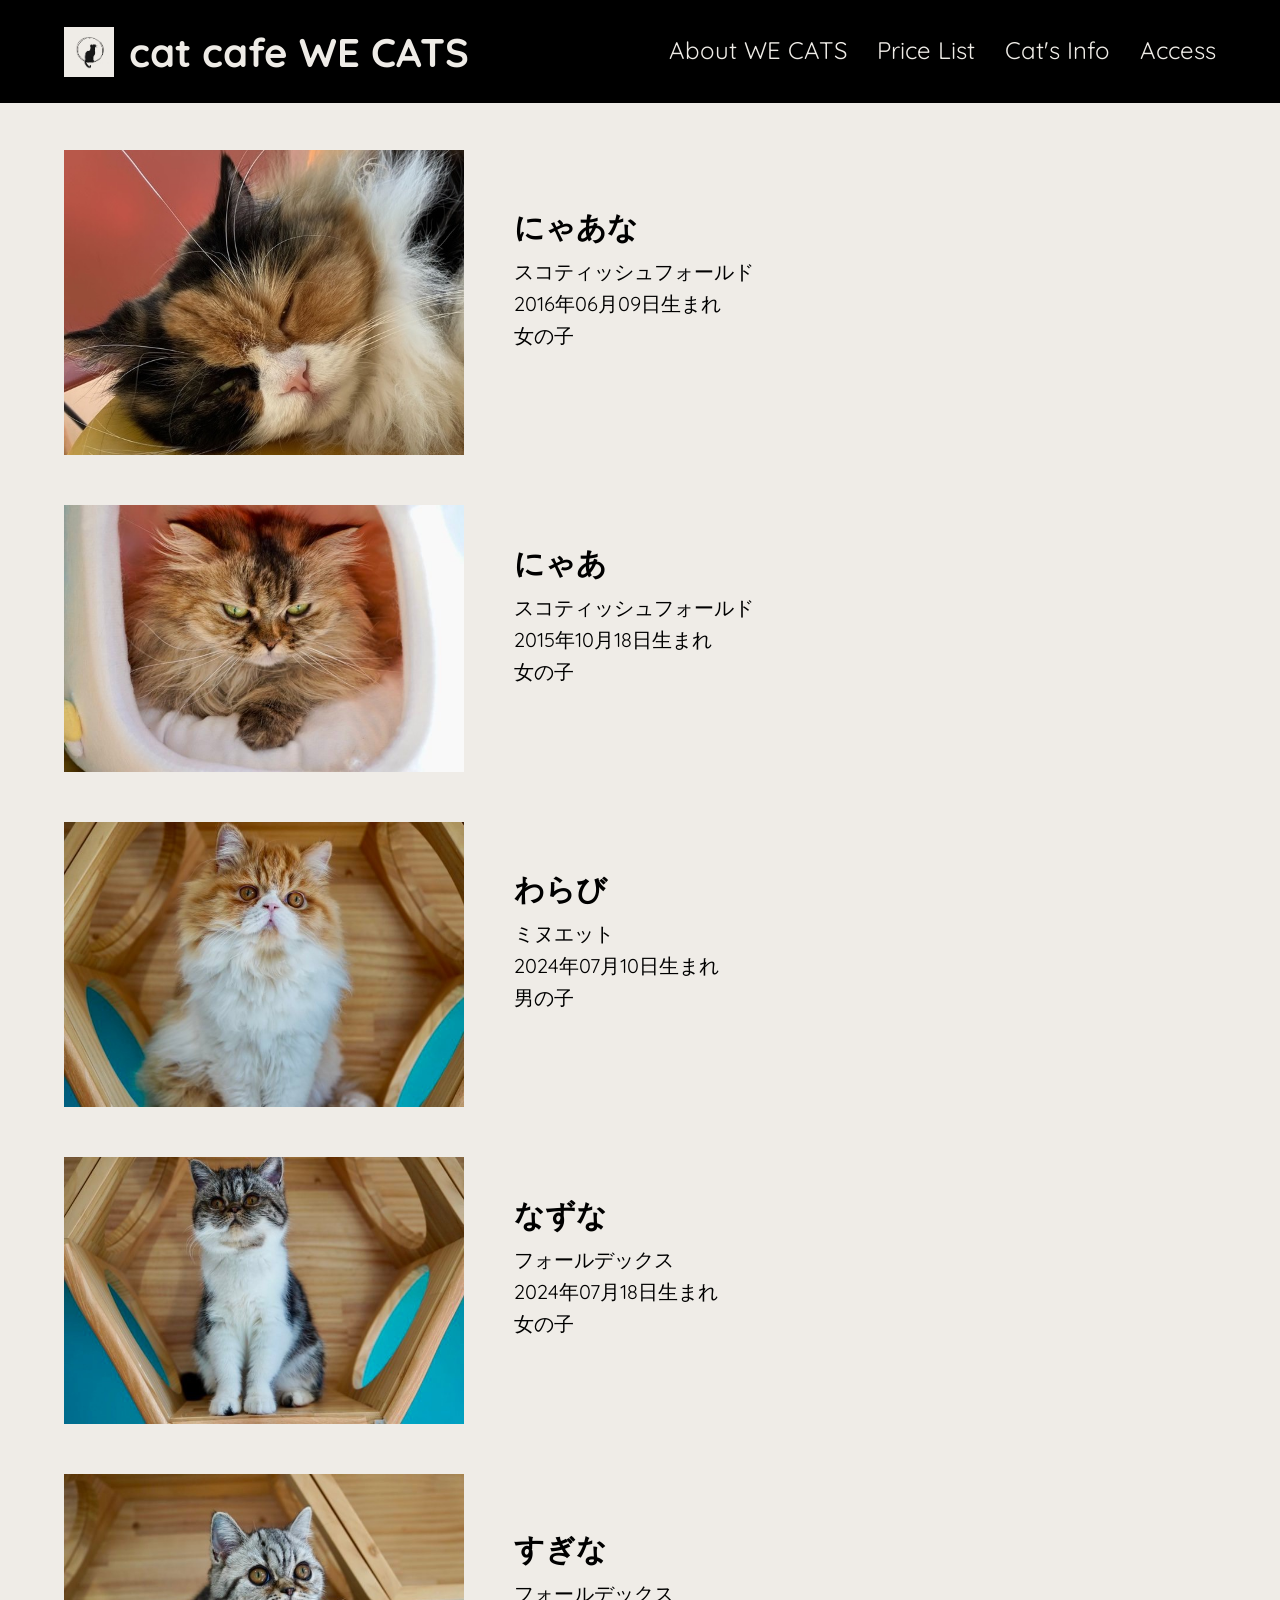
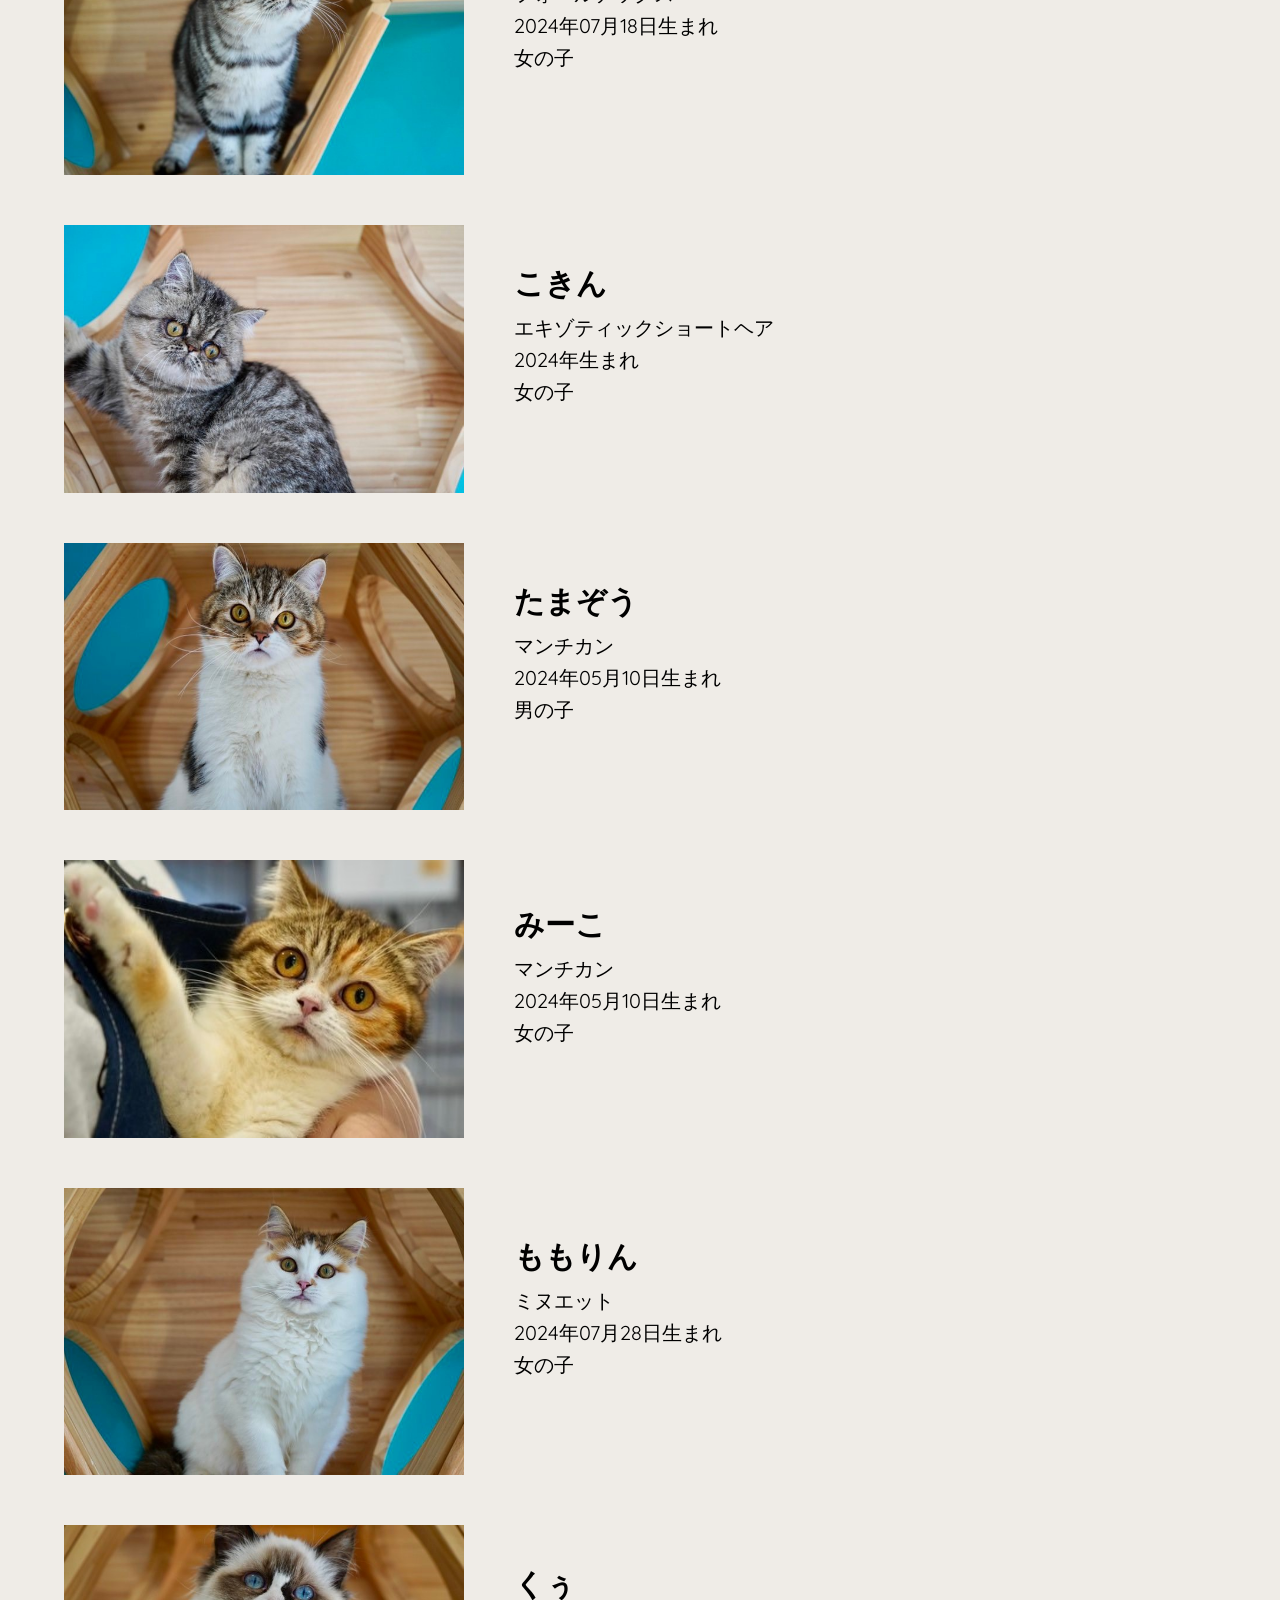
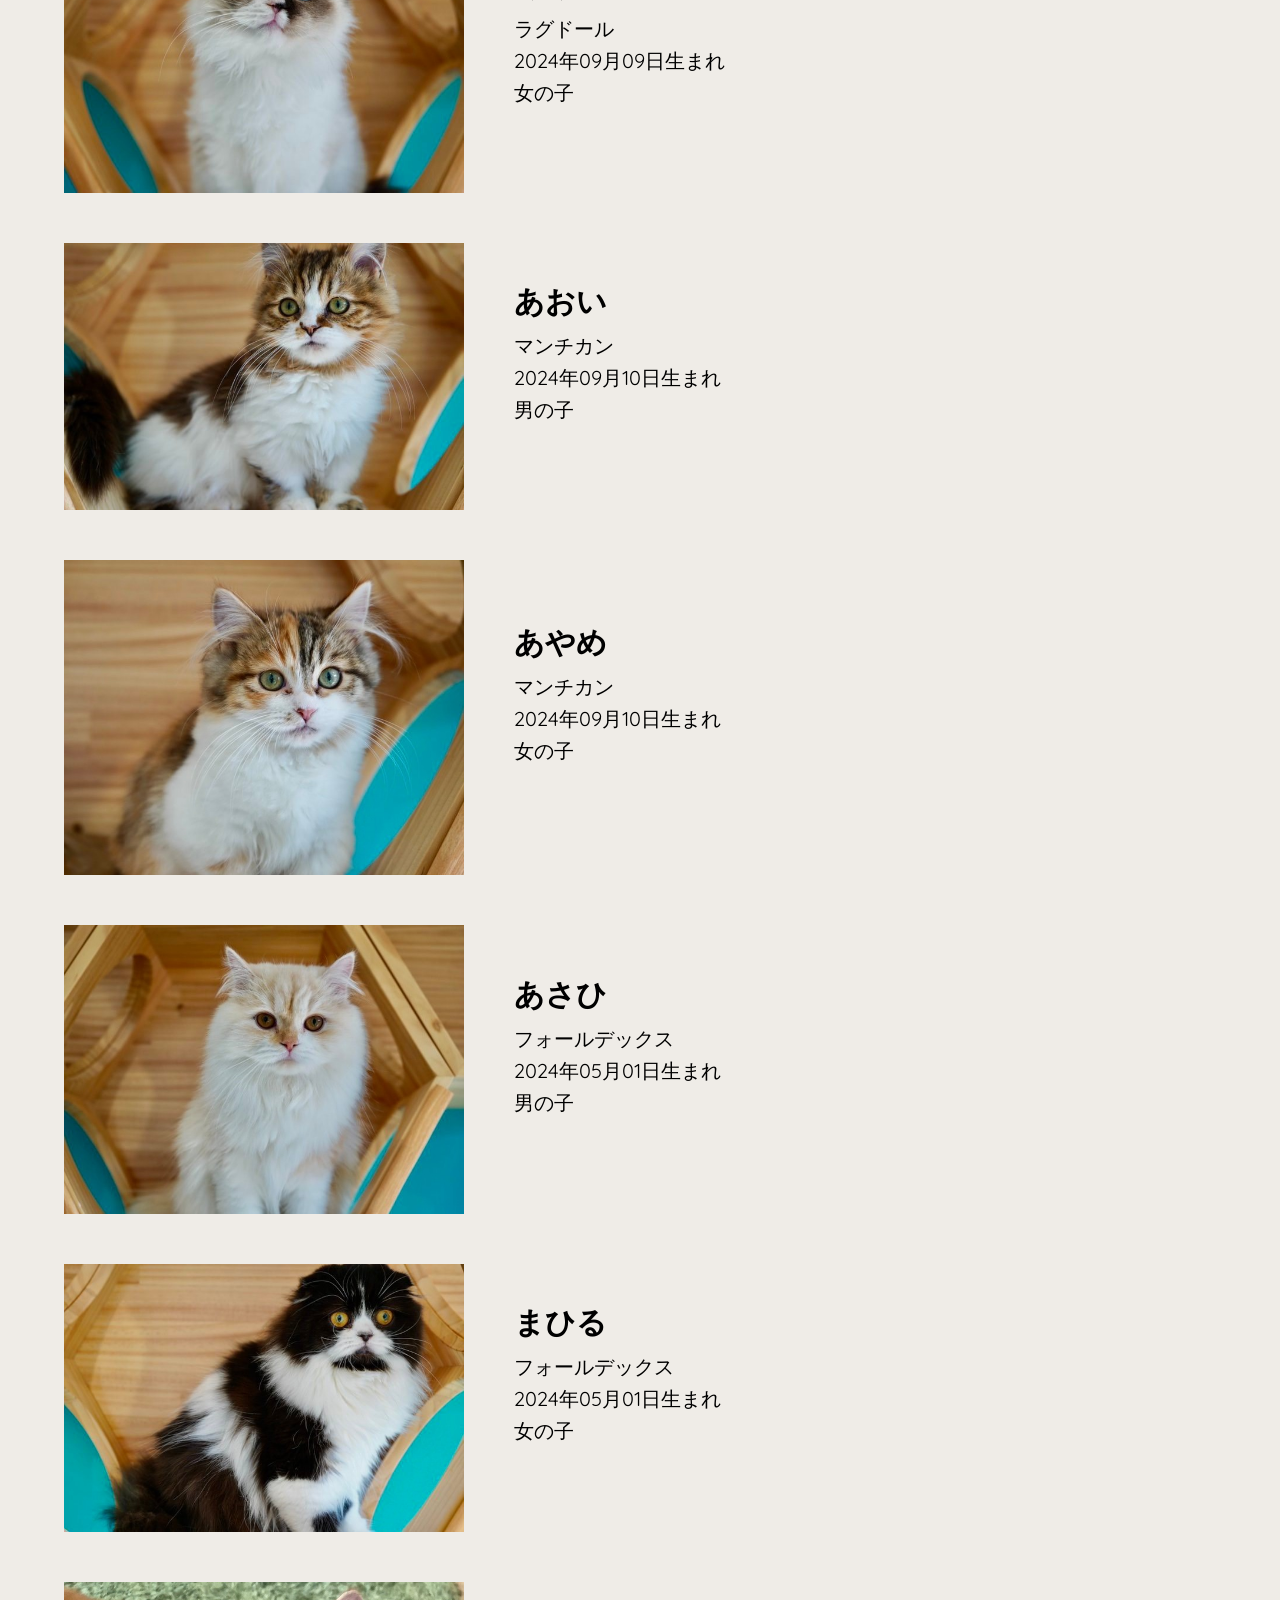
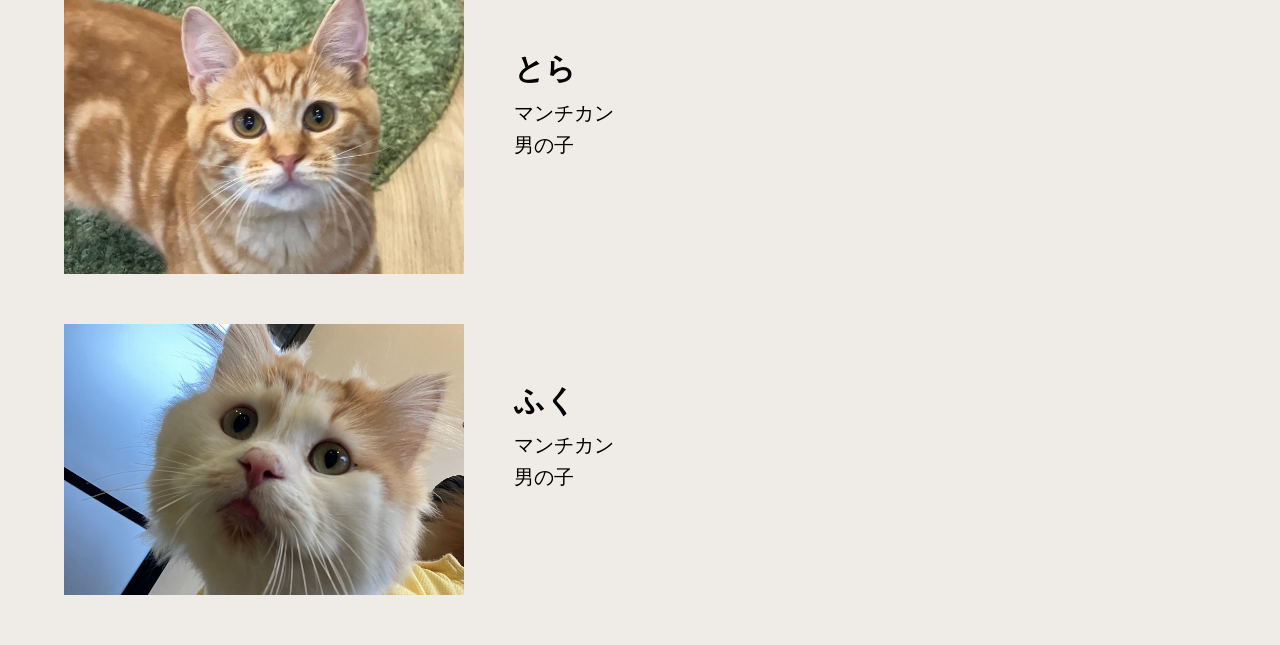
<file: cat_info.html>
<!DOCTYPE html>
<html lang="ja">
<head>
    <link rel="icon" href="img/favicon.ico">
    <link rel="stylesheet" href="css/cat-info.css">
    <meta charset="UTF-8">
    <meta name="viewport" content="width=device-width, initial-scale=1.0">
    <title>cat cafe WE CATS</title>
</head>
<body>
    <header>
        <div class="container">
            <div class="header-content">
                <h1>
                    <img src="img/logo.png" alt="ロゴ" class="logo">
                    cat cafe WE CATS
                </h1>
                <nav>
                    <ul>
                        <li><a href="index.html#about">About WE CATS</a></li>
                        <li><a href="index.html#price">Price List</a></li>
                        <li><a href="index.html#cat">Cat's Info</a></li>
                        <li><a href="index.html#access">Access</a></li>
                    </ul>
                </nav>
            </div>
        </div>
    </header>
    <div class="main-container">
        <div class="cat-profile" id="cat1">
            <img src="img/cat_nyaana.jpg" alt="にゃあな" class="cat-photo">
            <div class="cat-info">
                <h2>にゃあな</h2>
                <p>
                    スコティッシュフォールド<br>
                    2016年06月09日生まれ<br>
                    女の子<br>

                </p>
            </div>
        </div>
        <div class="cat-profile" id="cat2">
            <img src="img/cat_nyaa.jpg" alt="にゃあ" class="cat-photo">
            <div class="cat-info">
                <h2>にゃあ</h2>
                <p>
                    スコティッシュフォールド<br>
                    2015年10月18日生まれ<br>
                    女の子<br>

                </p>
            </div>
        </div>
        <div class="cat-profile" id="cat3">
            <img src="img/cat_warabi.jpg" alt="わらび" class="cat-photo">
            <div class="cat-info">
                <h2>わらび</h2>
                <p>
                    ミヌエット<br>
                    2024年07月10日生まれ<br>
                    男の子<br>

                </p>
            </div>
        </div>
        <div class="cat-profile" id="cat4">
            <img src="img/cat_nazuna.jpg" alt="なずな" class="cat-photo">
            <div class="cat-info">
                <h2>なずな</h2>
                <p>
                    フォールデックス<br>
                    2024年07月18日生まれ<br>
                    女の子<br>

                </p>
            </div>
        </div>
        <div class="cat-profile" id="cat5">
            <img src="img/cat_sugina.jpg" alt="すぎな" class="cat-photo">
            <div class="cat-info">
                <h2>すぎな</h2>
                <p>
                    フォールデックス<br>
                    2024年07月18日生まれ<br>
                    女の子<br>

                </p>
            </div>
        </div>
        <div class="cat-profile" id="cat6">
            <img src="img/cat_kokin.jpg" alt="こきん" class="cat-photo">
            <div class="cat-info">
                <h2>こきん</h2>
                <p>
                    エキゾティックショートヘア<br>
                    2024年生まれ<br>
                    女の子<br>

                </p>
            </div>
        </div>
        <div class="cat-profile" id="cat7">
            <img src="img/cat_tamazou.jpg" alt="たまぞう" class="cat-photo">
            <div class="cat-info">
                <h2>たまぞう</h2>
                <p>
                    マンチカン<br>
                    2024年05月10日生まれ<br>
                    男の子<br>

                </p>
            </div>
        </div>
        <div class="cat-profile" id="cat8">
            <img src="img/cat_miko.jpg" alt="みーこ" class="cat-photo">
            <div class="cat-info">
                <h2>みーこ</h2>
                <p>
                    マンチカン<br>
                    2024年05月10日生まれ<br>
                    女の子<br>

                </p>
            </div>
        </div>
        <div class="cat-profile" id="cat9">
            <img src="img/cat_momorin.jpg" alt="ももりん" class="cat-photo">
            <div class="cat-info">
                <h2>ももりん</h2>
                <p>
                    ミヌエット<br>
                    2024年07月28日生まれ<br>
                    女の子<br>

                </p>
            </div>
        </div>
        <div class="cat-profile" id="cat10">
            <img src="img/cat_kuu.jpg" alt="くぅ" class="cat-photo">
            <div class="cat-info">
                <h2>くぅ</h2>
                <p>
                    ラグドール<br>
                    2024年09月09日生まれ<br>
                    女の子<br>

                </p>
            </div>
        </div>
        <div class="cat-profile" id="cat11">
            <img src="img/cat_aoi.jpg" alt="あおい" class="cat-photo">
            <div class="cat-info">
                <h2>あおい</h2>
                <p>
                    マンチカン<br>
                    2024年09月10日生まれ<br>
                    男の子<br>

                </p>
            </div>
        </div>
        <div class="cat-profile" id="cat12">
            <img src="img/cat_ayame.jpg" alt="あやめ" class="cat-photo">
            <div class="cat-info">
                <h2>あやめ</h2>
                <p>
                    マンチカン<br>
                    2024年09月10日生まれ<br>
                    女の子<br>

                </p>
            </div>
        </div>
        <div class="cat-profile" id="cat13">
            <img src="img/cat_asahi.jpg" alt="あさひ" class="cat-photo">
            <div class="cat-info">
                <h2>あさひ</h2>
                <p>
                    フォールデックス<br>
                    2024年05月01日生まれ<br>
                    男の子<br>

                </p>
            </div>
        </div>
        <div class="cat-profile" id="cat14">
            <img src="img/cat_mahiru.jpg" alt="まひる" class="cat-photo">
            <div class="cat-info">
                <h2>まひる</h2>
                <p>
                    フォールデックス<br>
                    2024年05月01日生まれ<br>
                    女の子<br>

                </p>
            </div>
        </div>
        <div class="cat-profile" id="cat15">
            <img src="img/cat_tora.jpg" alt="とら" class="cat-photo">
            <div class="cat-info">
                <h2>とら</h2>
                <p>
                    マンチカン<br>
                    男の子<br>

                </p>
            </div>
        </div>
        <div class="cat-profile" id="cat16">
            <img src="img/cat_fuku.jpg" alt="ふく" class="cat-photo">
            <div class="cat-info">
                <h2>ふく</h2>
                <p>
                    マンチカン<br>
                    男の子<br>

                </p>
            </div>
        </div>
    </div>
    <nav class="bottom-nav">
        <a href="index.html#Top">
            <img src="img/ico_home.jpg" alt="Home">
            <span>Home</span>
        </a>
        <a href="index.html#price">
            <img src="img/ico_price.jpg" alt="Price">
            <span>Price</span>
        </a>
        <a href="index.html#cat">
            <img src="img/ico_cat.jpg" alt="Cat">
            <span>Cat</span>
        </a>
        <a href="index.html#access">
            <img src="img/ico_access.jpg" alt="Access">
            <span>Access</span>
        </a>
    </nav>
    <script src="js/cat-info.js"></script>
</body>
</html>
</file>
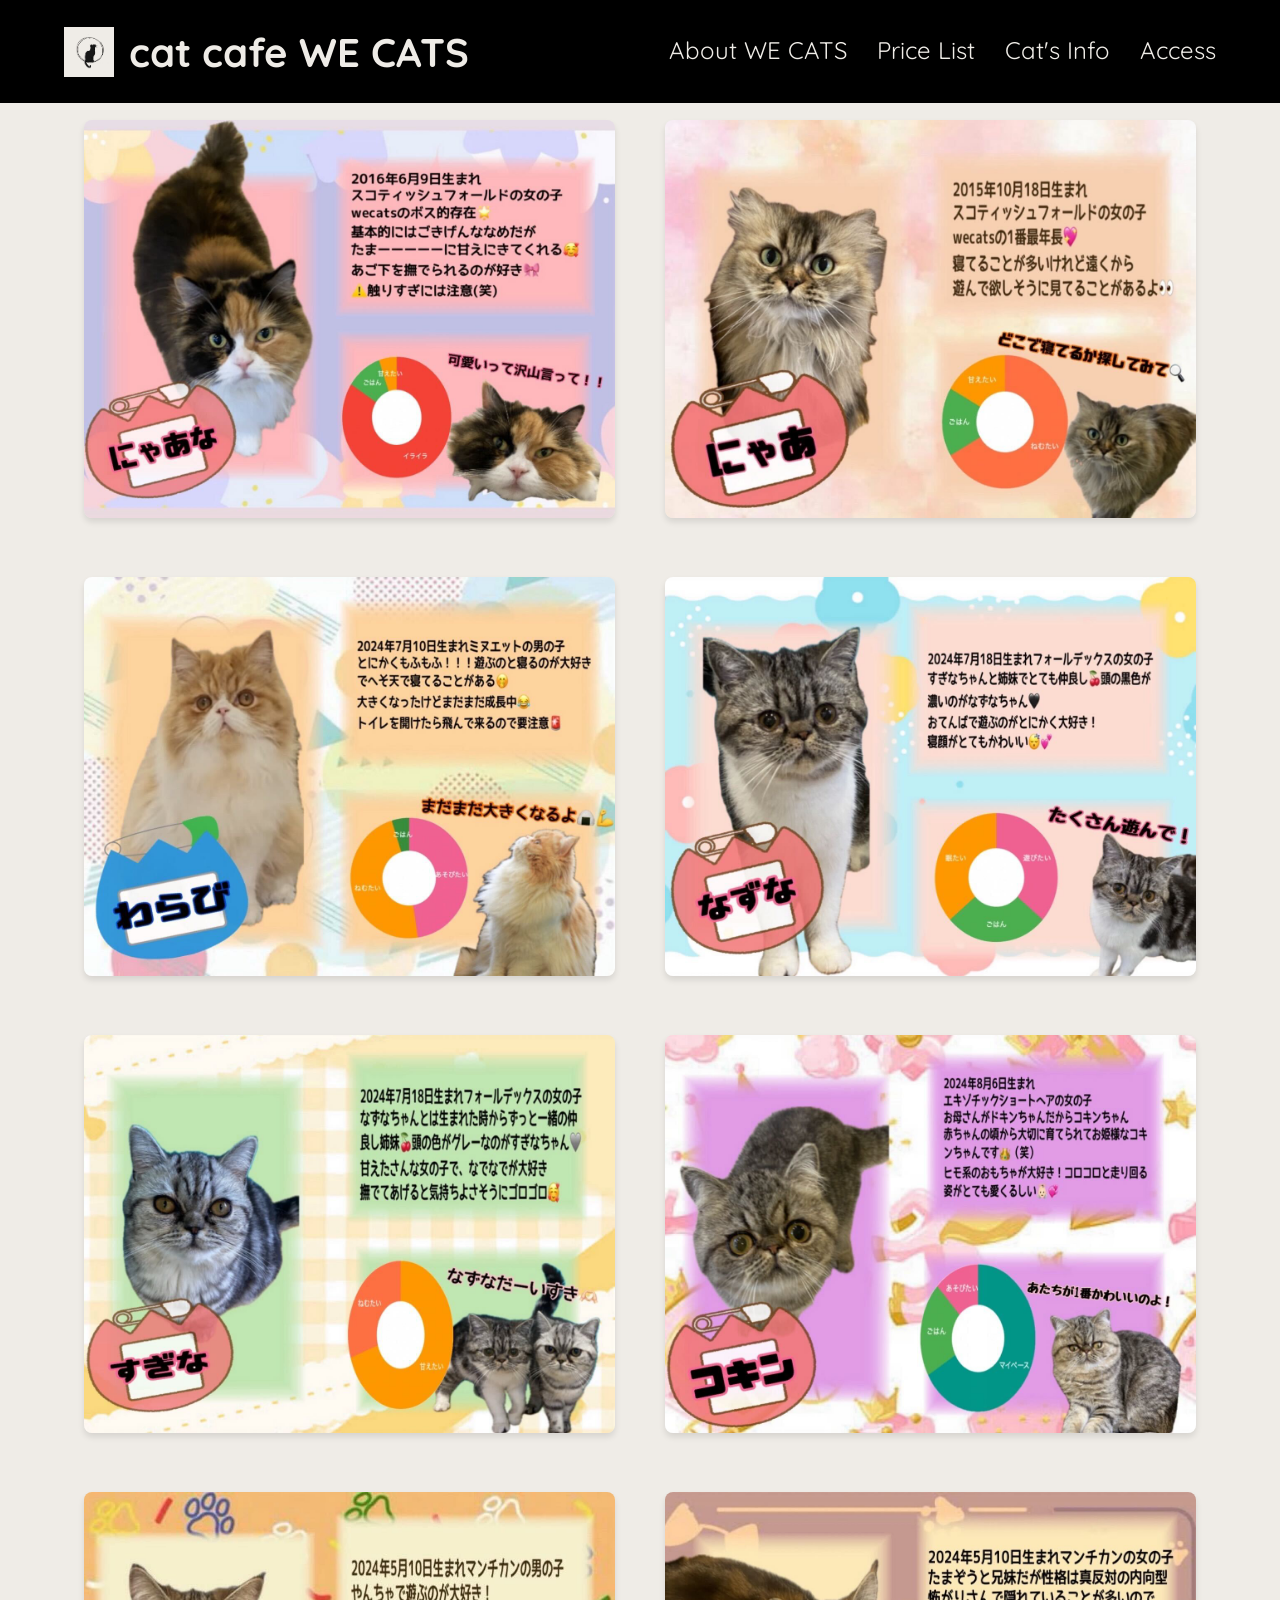
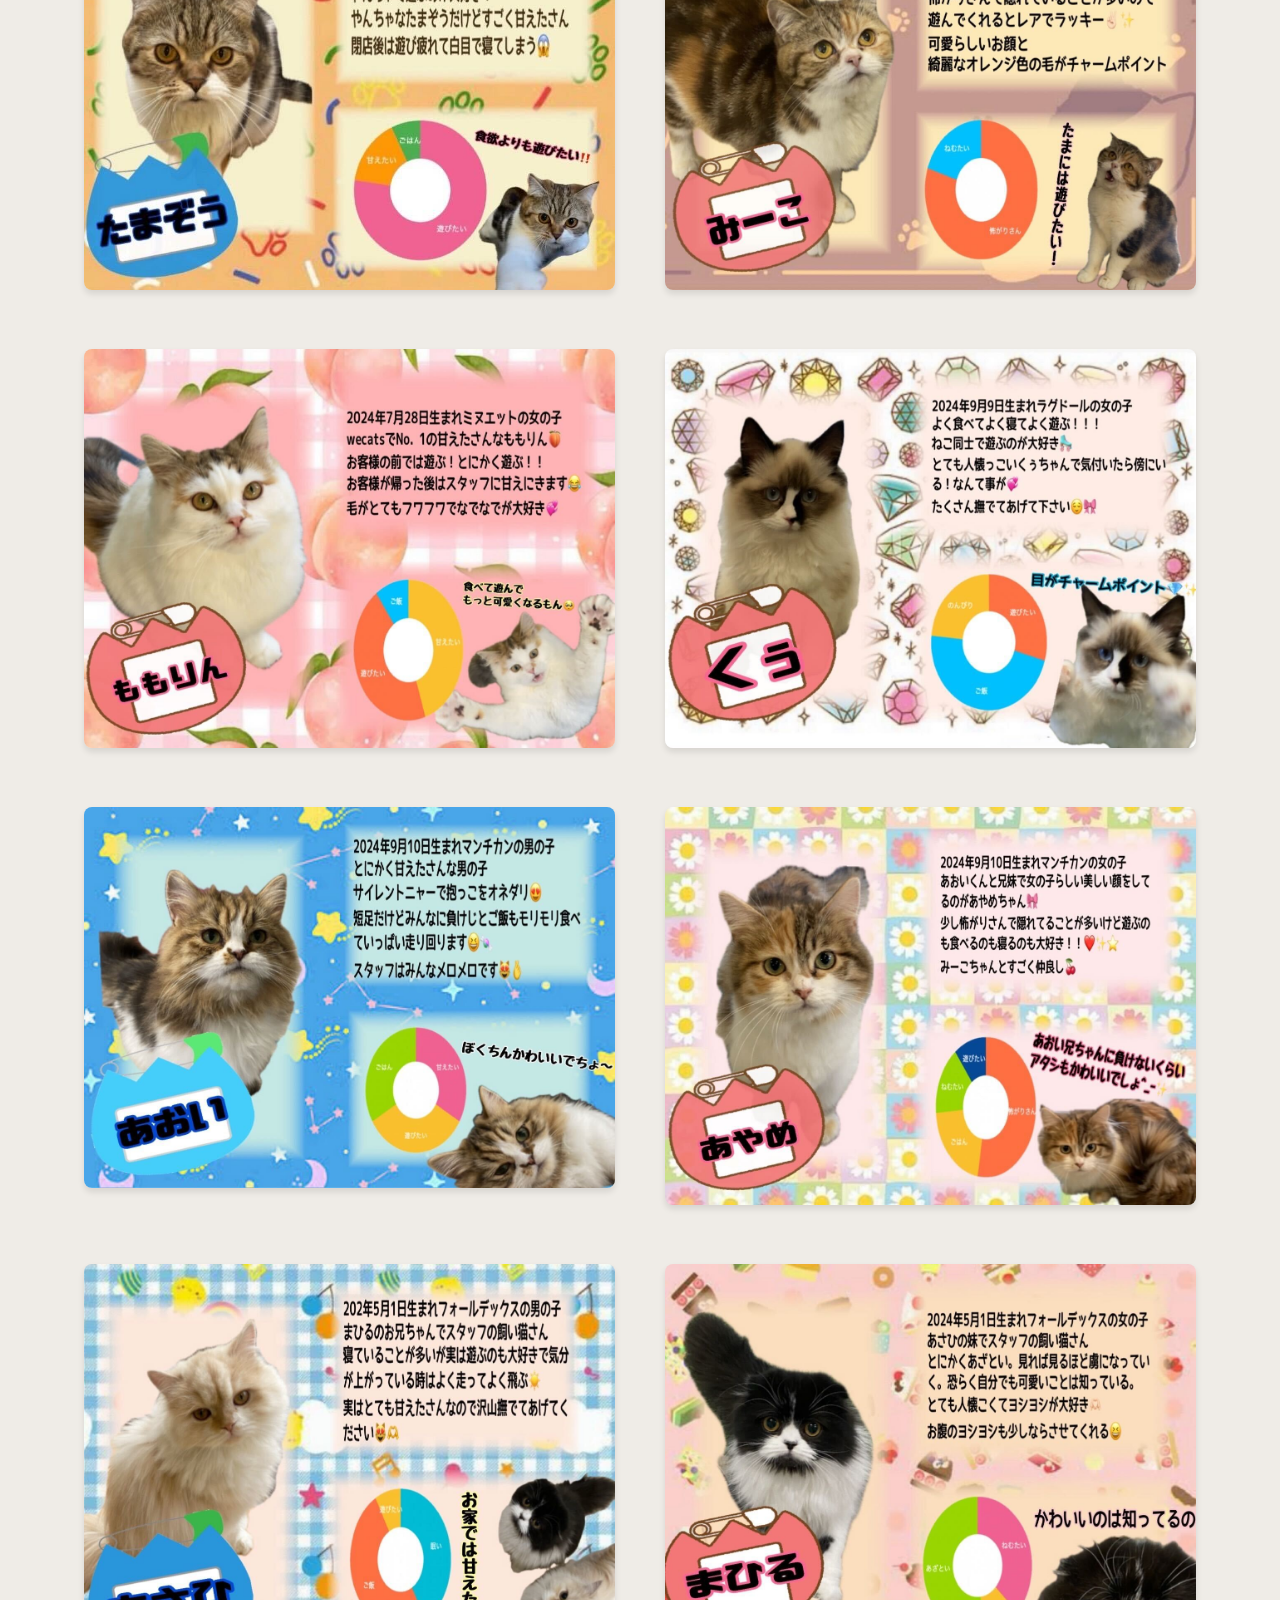
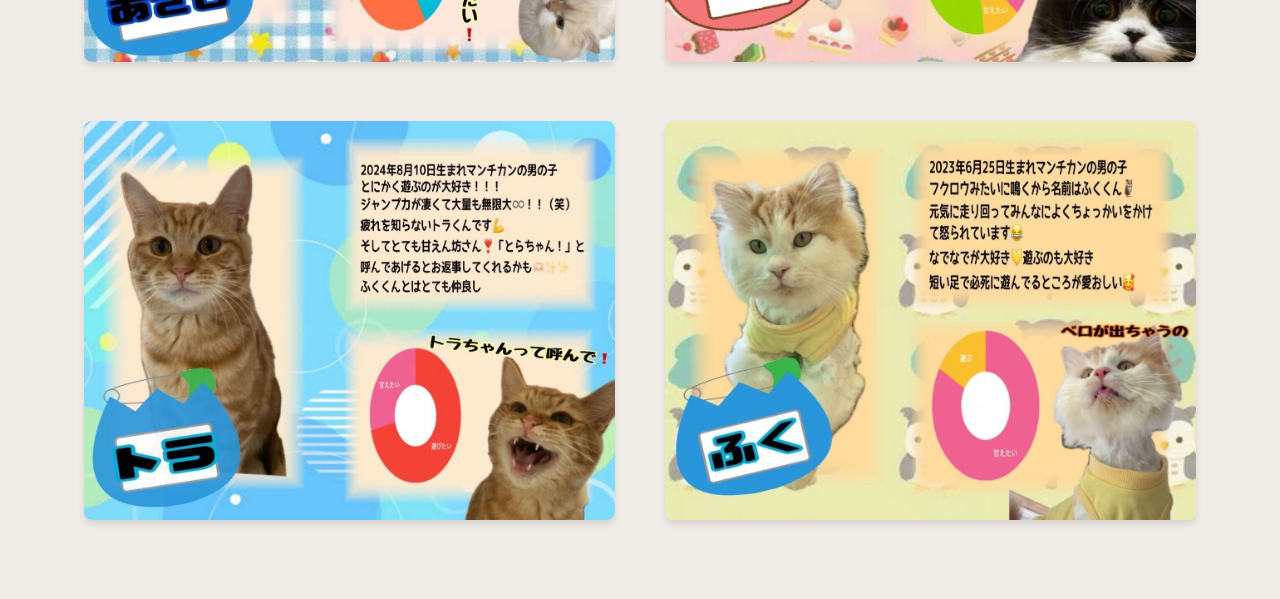
<file: catinfo.html>
<!DOCTYPE html>
<html lang="ja">
<head>
    <link rel="icon" href="img/favicon.ico">
    <link rel="stylesheet" href="css/cat-info.css">
    <meta charset="UTF-8">
    <meta name="viewport" content="width=device-width, initial-scale=1.0">
    <title>cat cafe WE CATS</title>
</head>
<body>
    <header>
        <div class="container">
            <div class="header-content">
                <h1>
                    <img src="img/logo.png" alt="ロゴ" class="logo">
                    cat cafe WE CATS
                </h1>
                <nav>
                    <ul>
                        <li><a href="index.html#about">About WE CATS</a></li>
                        <li><a href="index.html#price">Price List</a></li>
                        <li><a href="index.html#cat">Cat's Info</a></li>
                        <li><a href="index.html#access">Access</a></li>
                    </ul>
                </nav>
            </div>
        </div>
    </header>
    <div class="main-container">
        <div class="cat-grid">
            <div class="cat-item" id="cat1">
                <img src="img/catinfo_nyaana.jpg" alt="にゃあな">
            </div>
            <div class="cat-item" id="cat2">
                <img src="img/catinfo_nyaa.jpg" alt="にゃあ">
            </div>
            <div class="cat-item" id="cat3">
                <img src="img/catinfo_warabi.jpg" alt="わらび">
            </div>
            <div class="cat-item" id="cat4">
                <img src="img/catinfo_nazuna.jpg" alt="なずな">
            </div>
            <div class="cat-item" id="cat5">
                <img src="img/catinfo_sugina.jpg" alt="すぎな">
            </div>
            <div class="cat-item" id="cat6">
                <img src="img/catinfo_kokin.jpg" alt="こきん">
            </div>
            <div class="cat-item" id="cat7">
                <img src="img/catinfo_tamazou.jpg" alt="たまぞう">
            </div>
            <div class="cat-item" id="cat8">
                <img src="img/catinfo_miko.jpg" alt="みーこ">
            </div>
            <div class="cat-item" id="cat9">
                <img src="img/catinfo_momorin.jpg" alt="ももりん">
            </div>
            <div class="cat-item" id="cat10">
                <img src="img/catinfo_kuu.jpg" alt="くぅ">
            </div>
            <div class="cat-item" id="cat11">
                <img src="img/catinfo_aoi.jpg" alt="あおい">
            </div>
            <div class="cat-item" id="cat12">
                <img src="img/catinfo_ayame.jpg" alt="あやめ">
            </div>
            <div class="cat-item" id="cat13">
                <img src="img/catinfo_asahi.jpg" alt="あさひ">
            </div>
            <div class="cat-item" id="cat14">
                <img src="img/catinfo_mahiru.jpg" alt="まひる">
            </div>
            <div class="cat-item" id="cat54">
                <img src="img/catinfo_tora.jpg" alt="とら">
            </div>
            <div class="cat-item" id="cat16">
                <img src="img/catinfo_fuku.jpg" alt="ふく">
            </div>
        </div>
    </div>
    <nav class="bottom-nav">
        <a href="index.html#Top">
            <img src="img/ico_home.jpg" alt="Home">
            <span>Home</span>
        </a>
        <a href="index.html#price">
            <img src="img/ico_price.jpg" alt="Price">
            <span>Price</span>
        </a>
        <a href="index.html#cat">
            <img src="img/ico_cat.jpg" alt="Cat">
            <span>Cat</span>
        </a>
        <a href="index.html#access">
            <img src="img/ico_access.jpg" alt="Access">
            <span>Access</span>
        </a>
    </nav>
    <script src="js/cat-info.js"></script>
</body>
</html>
</file>
<file: css/cat-info.css>
/* font import */
@import url('https://fonts.googleapis.com/css?family=Quicksand:300,400,500,700');

/* layout */
body {
    font-family: 'Quicksand', Arial, sans-serif;
    font-size: 20px;
    background: #EFECE7;
    margin: 0;
    padding: 0;
    line-height: 1.6;
}
.main-container {
    width: 90%;
    margin: auto;
    overflow: hidden;
    padding-top: 100px;
    margin-bottom: 50px;
}

/* header */
header {
    position: fixed;
    top: 0;
    height: 100px; /* ヘッダーの高さを100pxに固定 */
    width: 100%;
    background: #000000;
    color: #EFECE7;
    padding: 0; /* パディングをリセット */
    border-bottom: #000000 3px solid;
    z-index: 1000;
}
.container {
    width: 90%;
    margin: auto;
    overflow: hidden;
}
.header-content {
    display: flex;
    justify-content: space-between;
    height: 100%;
}
.logo {
    width: 50px;
    height: 50px;
    margin-top: 0px;
    margin-right: 15px;
}
header h1 {
    font-size: 2em;
    margin-top: 20px;
    display: flex;
    align-items: center;
}
nav ul {
    list-style: none;
    padding: 0;
    height: 50px;
    margin-top: 25px;
    display: flex;
    align-items: center;
}
nav li {
    font-size: 1.2em;
    margin-left: 30px;
    align-items: center;
}
nav a {
    color: #EFECE7; /* 通常のリンクの色 */
    text-decoration: none;
}
nav a:visited {
    color: #EFECE7; /* 訪問済みリンクの色 */
}

.cat-profile {
    display: flex;
    align-items: center;
}
.cat-photo {
    width: 400px;
    height: auto;
    margin-top: 50px;
    margin-right: 50px;
}
.cat-info {
    flex: 1;
}
.cat-info h2 {
    margin: 0;
    font-size: 1.5em;
}
.cat-info p {
    margin: 5px 0 0;
}

/* bottom navigation */
.bottom-nav {
    position: fixed;
    bottom: 0;
    left: 0;
    width: 100%;
    background-color: #f8f8f8;
    border-top: 1px solid #e7e7e7;
    display: flex;
    justify-content: space-around;
    padding: 10px 0;
}
.bottom-nav a {
    text-decoration: none;
    color: #000000;
    display: flex;
    flex-direction: column;
    align-items: center;
}
.bottom-nav img {
    width: 24px;
    height: 24px;
    margin-bottom: 5px;
}
.bottom-nav span {
    color: #000000;
    font-size: 12px;
}

.cat-grid {
    display: grid;
    grid-template-columns: repeat(2, 1fr);
    gap: 50px;
    padding: 20px;
}
.cat-item img {
    width: 100%;
    height: auto;
    border-radius: 8px;
    box-shadow: 0 4px 6px rgba(0, 0, 0, 0.1);
}


/* pc & tablet */
@media screen and (min-width: 768px) {
    html {
        scroll-padding-top: 80px;
        scroll-behavior: smooth;
    }
    header {
        position: fixed;
        top: 0;
        left: 0;
        height: 100px;
        width: 100%;
        z-index: 1000;
    }
    .bottom-nav {
        display: none;
    }
}

/* smartphone */
@media screen and (max-width: 768px) {
    body {
        font-size: 12px;
    }
    .main-container {
        padding-top: 80px;
        margin-bottom: 80px;
    }
    header {
        position: fixed;
        top: 0;
        height: 70px; /* ヘッダーの高さを100pxに固定 */
        width: 100%;
        background: #000000;
        color: #EFECE7;
        padding: 0; /* パディングをリセット */
        border-bottom: #000000 3px solid;
        z-index: 1000;
    }
    .header-content {
        flex-direction: column;
        text-align: center;
    }
    header h1 {
        font-size: 2em;
        margin-top: 10px;
        display: flex;
        align-items: center;
    }
    .logo {
        margin-right: 10px;
        margin-bottom: 10px;    
    }
    nav {
        display: none;
    }
    .container{
        margin-bottom: 80px;
    }
    .content{
        margin-top: 20px;
    }
    .title {
        font-size: 1.5em;
    }
    .cat-photo {
        width: 150px;
        height: auto;
        margin-top: 10px;
        margin-right: 20px;
    }
    .cat-info h2 {
        font-size: 1.2em;
    }
    .cat-grid {
        grid-template-columns: repeat(1, 1fr);
        gap: 10px;
    }
}
</file>
